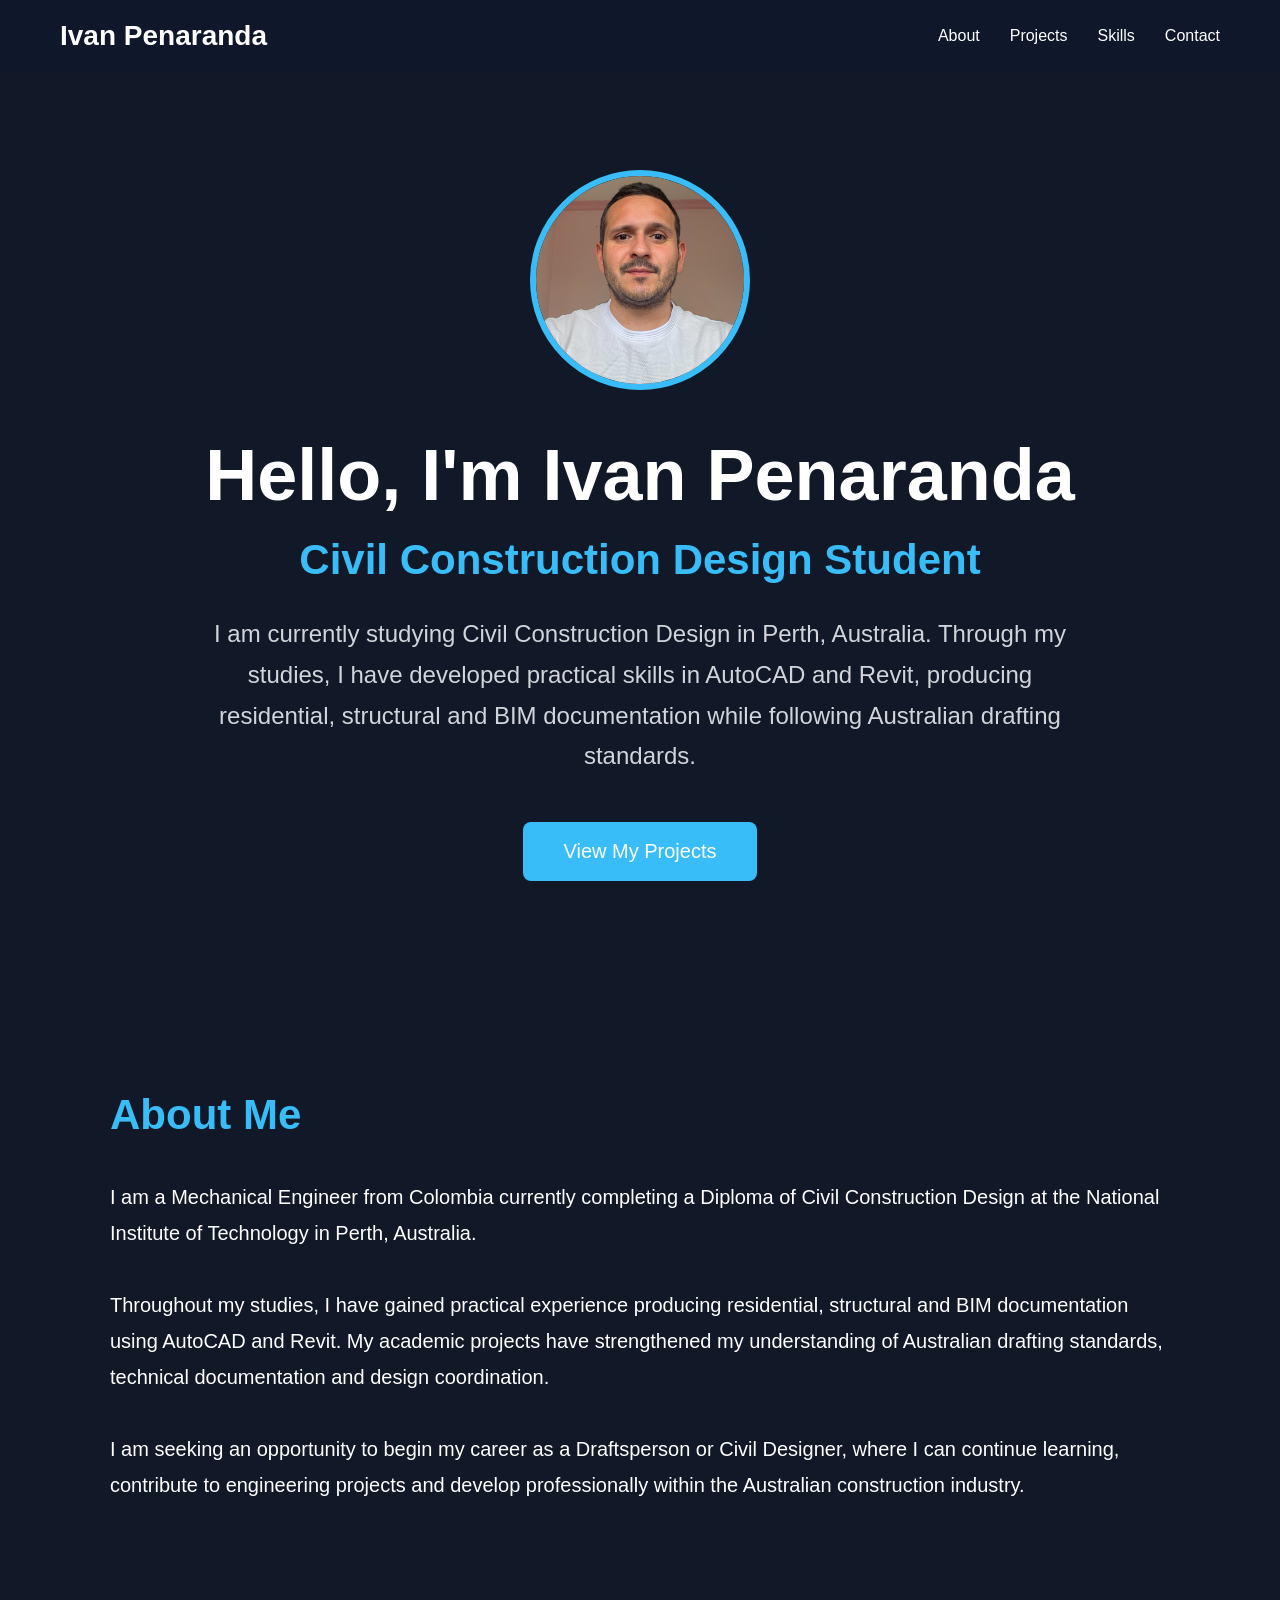
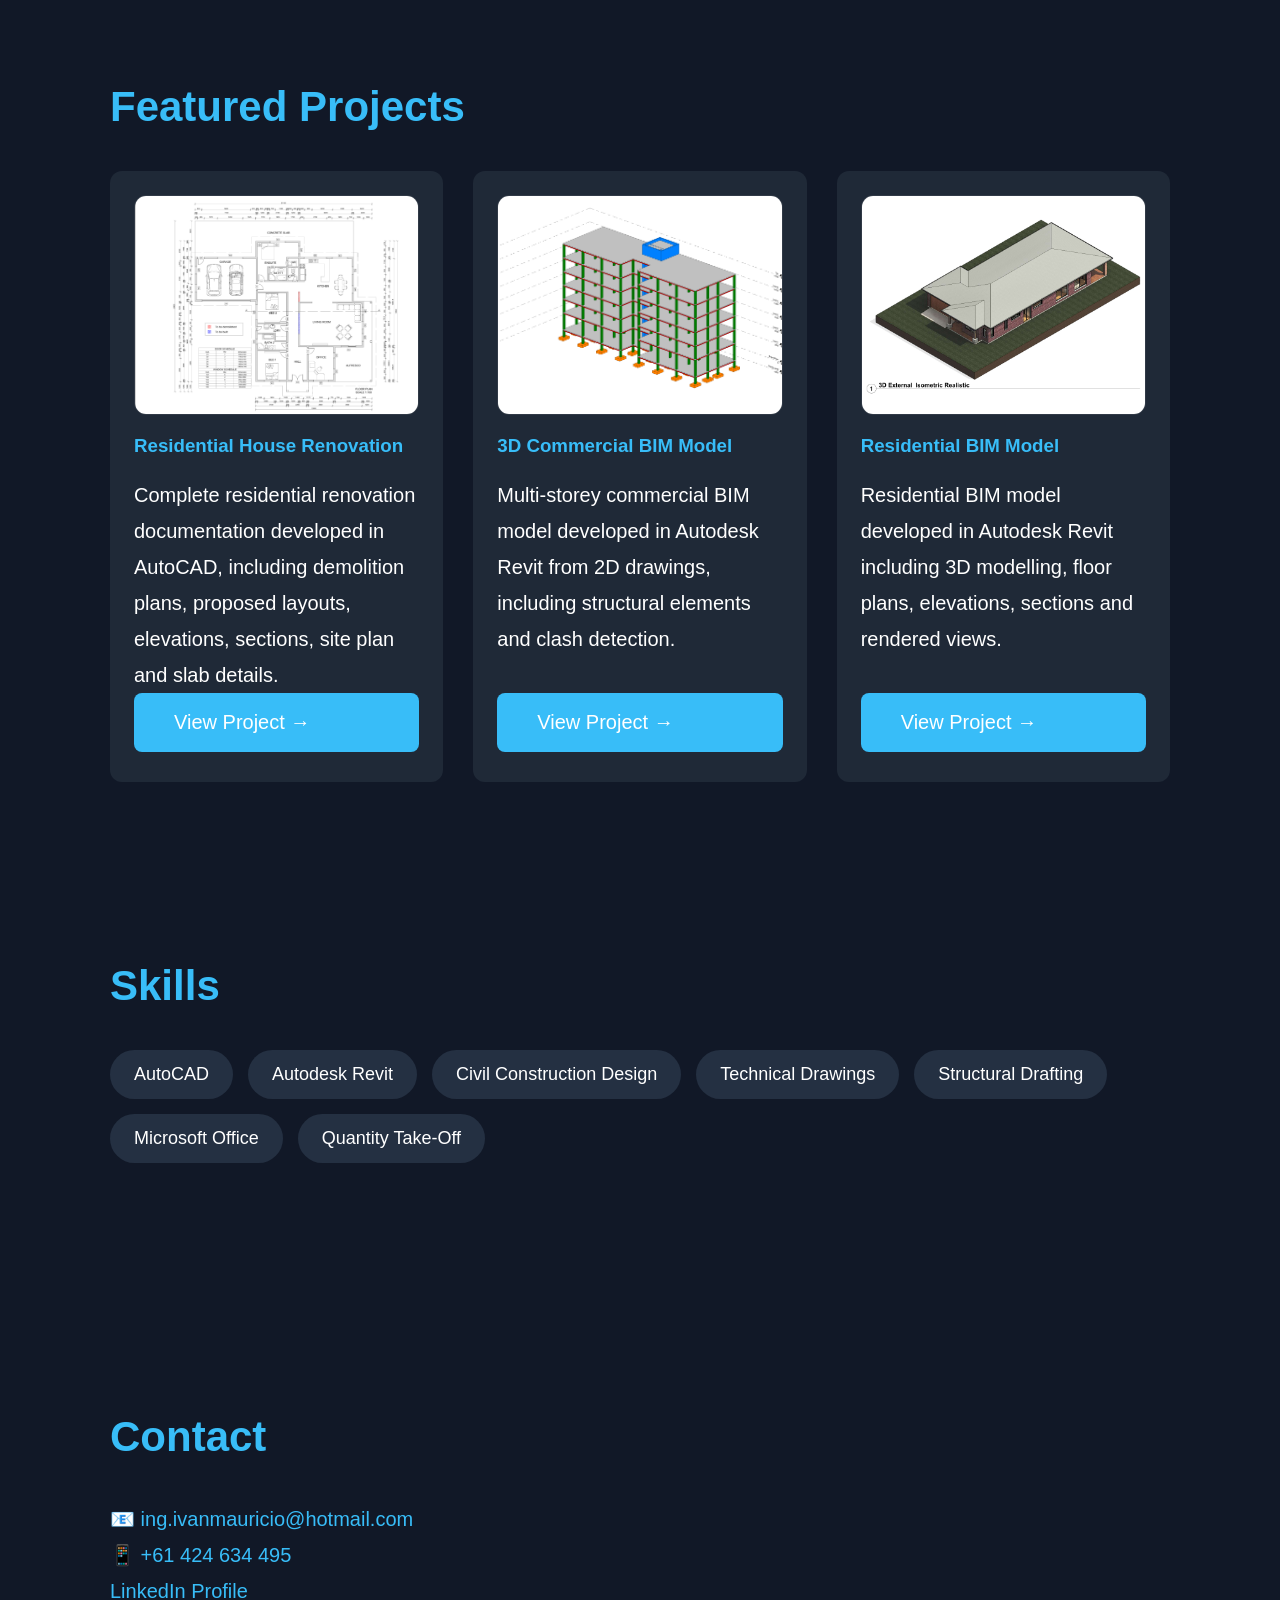
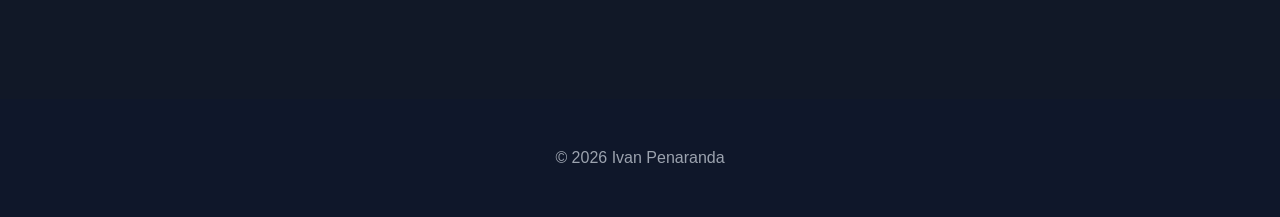
<file: index.html>
<!DOCTYPE html>
<html lang="en">

<head>
    <meta charset="UTF-8">
    <meta name="viewport" content="width=device-width, initial-scale=1.0">

    <title>Ivan Penaranda | Portfolio</title>

    <link rel="stylesheet" href="style.css">
</head>

<body>

    <header>

        <nav>

            <div class="logo">
                Ivan Penaranda
            </div>

            <ul>

                <li><a href="#about">About</a></li>

                <li><a href="#projects">Projects</a></li>

                <li><a href="#skills">Skills</a></li>

                <li><a href="#contact">Contact</a></li>

            </ul>

        </nav>

    </header>

    <section class="hero">

        <img src="images/profile.jpg" alt="Ivan Penaranda">

        <h1>Hello, I'm Ivan Penaranda</h1>

        <h2>Civil Construction Design Student</h2>

        <p>

    I am currently studying Civil Construction Design in Perth, Australia.
    Through my studies, I have developed practical skills in AutoCAD and Revit,
    producing residential, structural and BIM documentation while following
    Australian drafting standards.

        </p>

        <a href="#projects" class="button">
            View My Projects
        </a>

    </section>

    <section id="about">

        <h2>About Me</h2>

        <p>
    I am a Mechanical Engineer from Colombia currently completing a Diploma of Civil Construction Design at the National Institute of Technology in Perth, Australia.
    <br><br>

    Throughout my studies, I have gained practical experience producing residential, structural and BIM documentation using AutoCAD and Revit. My academic projects have strengthened my understanding of Australian drafting standards, technical documentation and design coordination.
    <br><br>

    I am seeking an opportunity to begin my career as a Draftsperson or Civil Designer, where I can continue learning, contribute to engineering projects and develop professionally within the Australian construction industry.
</p>

    </section>

    <section id="projects">

        <h2>Featured Projects</h2>

        <div class="cards">

            <div class="card">

                <img
        src="images/projects/house-renovation.jpg"
        alt="Residential House Renovation"
        class="project-cover"
    >

    <h3>Residential House Renovation</h3>

    <p>
        <p>
    Complete residential renovation documentation developed in AutoCAD, including
    demolition plans, proposed layouts, elevations, sections, site plan and slab details.
</p>
    </p>

    <a href="projects/residential-house-renovation/" class="button">
        View Project →
    </a>

</div>

            <div class="card">

                <img
        src="images/projects/commercial-bim.jpg"
        alt="3D Commercial BIM Model"
        class="project-cover"
    >

    <h3>3D Commercial BIM Model</h3>

    <p>
        Multi-storey commercial BIM model developed in Autodesk Revit from 2D drawings, including structural elements and clash detection.
    </p>

    <a href="projects/commercial-bim-model/" class="button">
        View Project →
    </a>

</div>

            <div class="card">

                <img
        src="images/projects/residential-bim.jpg"
        alt="3D Residential BIM Model"
        class="project-cover"
    >

    <h3>Residential BIM Model</h3>

    <p>
        Residential BIM model developed in Autodesk Revit including 3D modelling, floor plans, elevations, sections and rendered views.
    </p>

    <a href="projects/residential-bim-model/" class="button">
        View Project →
    </a>

</div>

        </div>

    </section>

    <section id="skills">

        <h2>Skills</h2>

        <div class="skills">

            <span>AutoCAD</span>

            <span>Autodesk Revit</span>

            <span>Civil Construction Design</span>

            <span>Technical Drawings</span>


            <span>Structural Drafting</span>

            <span>Microsoft Office</span>

            <span>Quantity Take-Off</span>

        </div>

    </section>

    <section id="contact">

        <h2>Contact</h2>

        <p>
📧
<a href="mailto:ing.ivanmauricio@hotmail.com">
    ing.ivanmauricio@hotmail.com
</a>
</p>

        <p>
    📱 <a href="tel:+61424634495">
        +61 424 634 495
    </a>
</p>

        <p>

            <a href="https://www.linkedin.com/in/ivan-penaranda-3855b3202/" target="_blank">

                LinkedIn Profile

            </a>

        </p>

    </section>

    <footer>

        © 2026 Ivan Penaranda

    </footer>

</body>

</html>
</file>
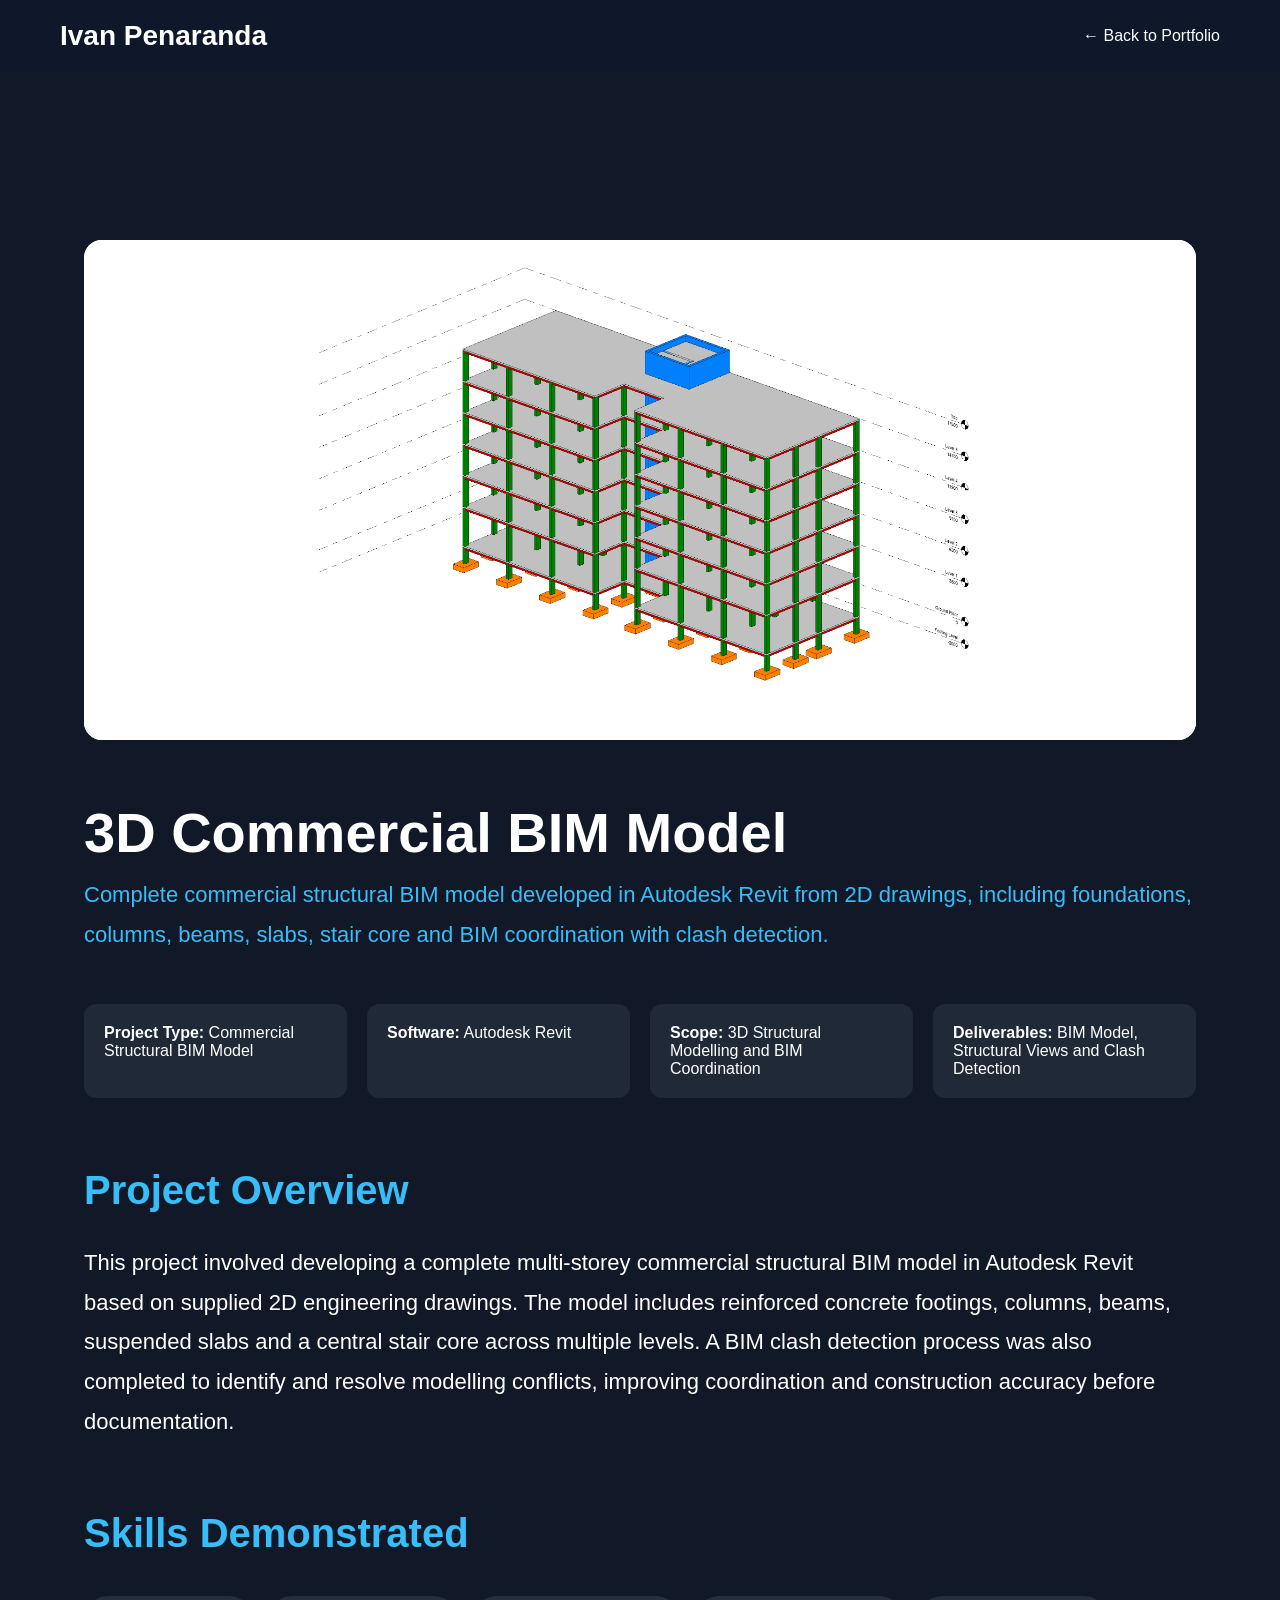
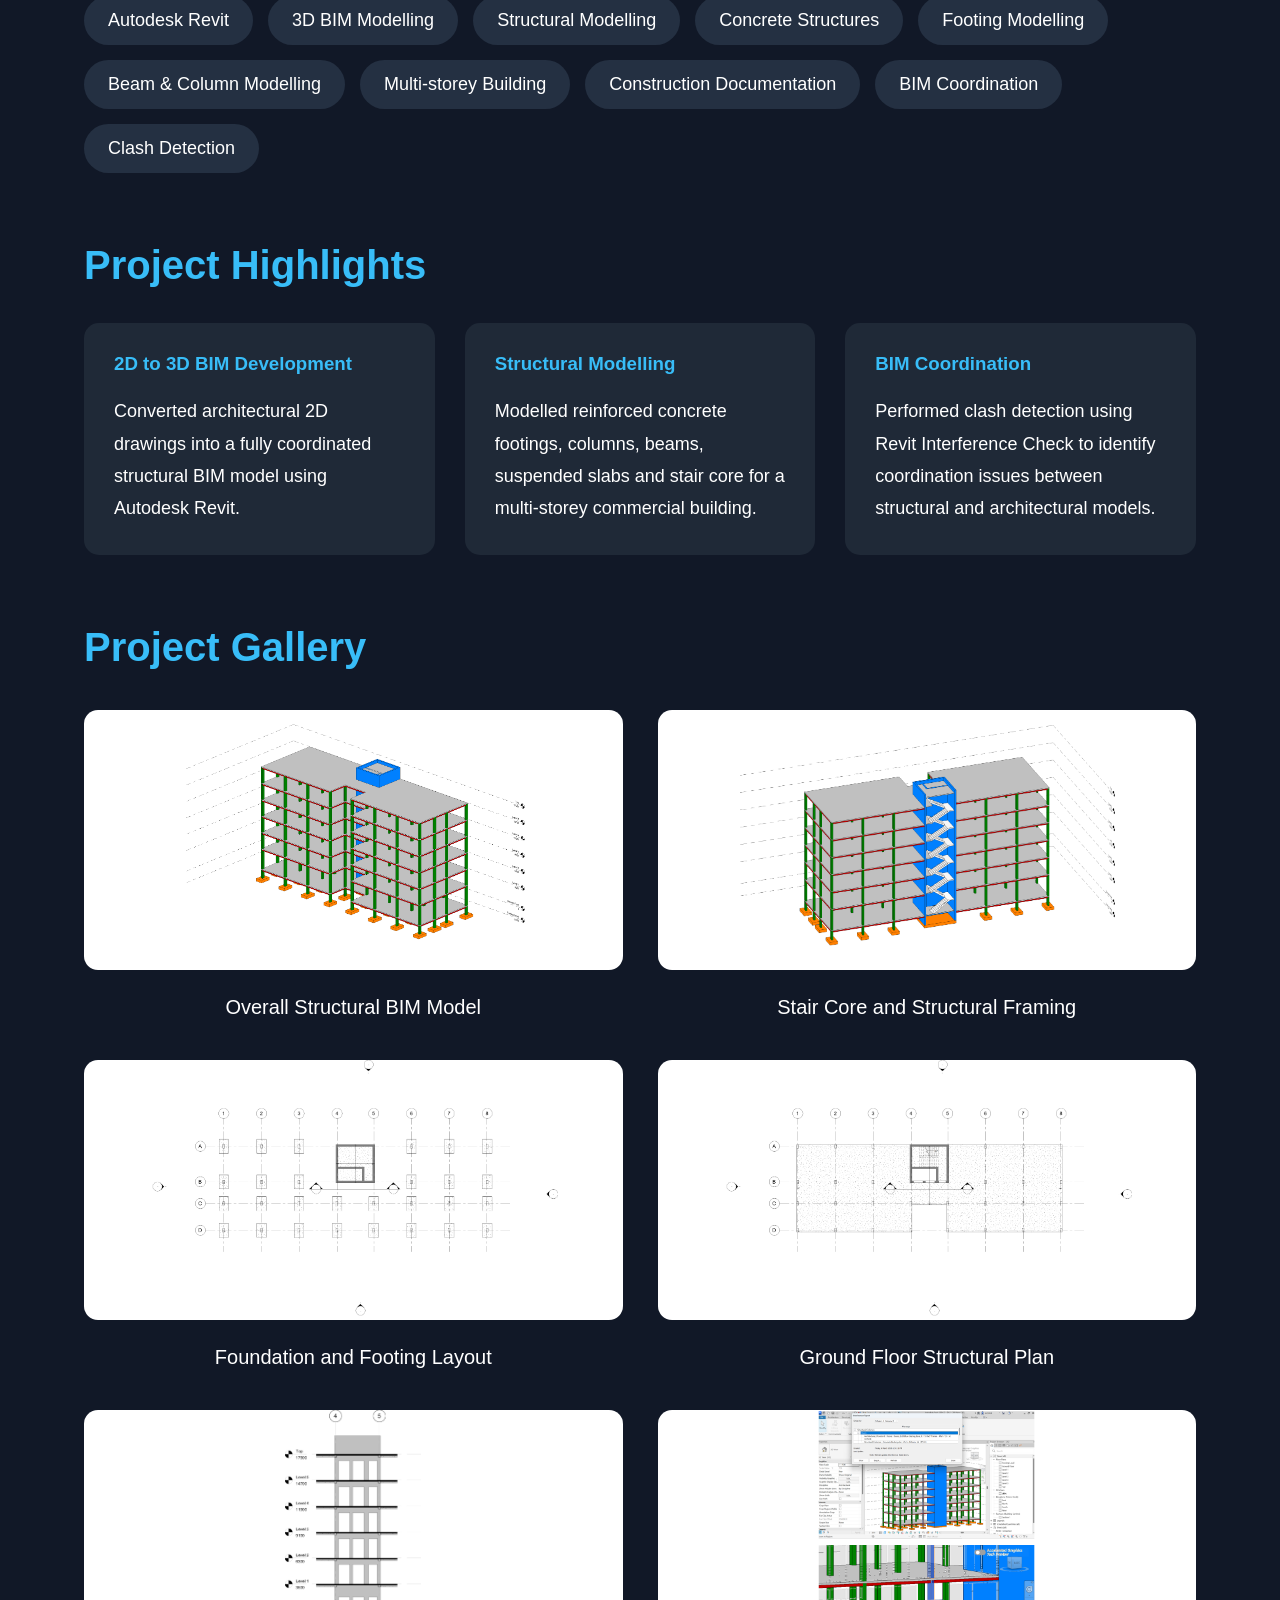
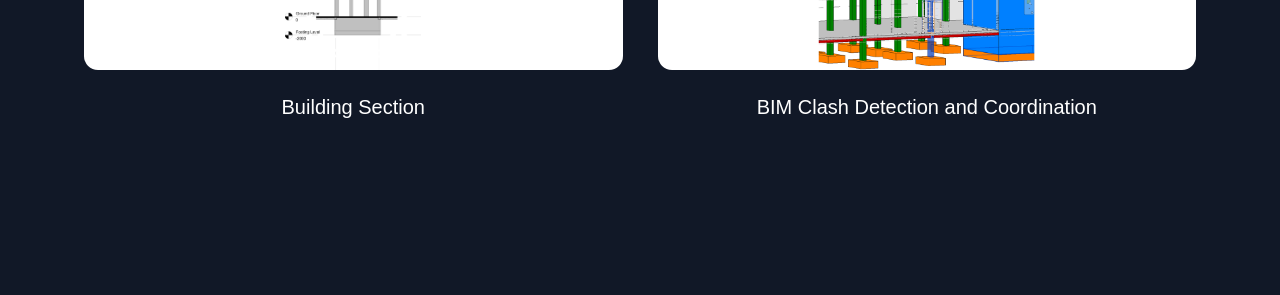
<file: projects/commercial-bim-model/index.html>
<!DOCTYPE html>
<html lang="en">
<head>
    <meta charset="UTF-8">
    <meta name="viewport" content="width=device-width, initial-scale=1.0">
    <title>3D Commercial BIM Model | Ivan Penaranda</title>
    <link rel="stylesheet" href="../../style.css">
</head>

<body>

<header>
    <nav>
        <div class="logo">Ivan Penaranda</div>
        <ul>
            <li><a href="../../index.html">← Back to Portfolio</a></li>
        </ul>
    </nav>
</header>

<section class="project-detail">

    <div class="hero-slider">

    <img src="images/commercial-1.png" class="active" alt="Commercial BIM Model">

    <img src="images/commercial-2.png" alt="Commercial BIM Model">

    <img src="images/footing.png" alt="Commercial BIM Model">

    <img src="images/ground-floor.png" alt="Commercial BIM Model">

    <img src="images/section-1.png" alt="Commercial BIM Model">

    <img src="images/clash-detection.png" alt="Commercial BIM Model">

</div>

    <h1>3D Commercial BIM Model</h1>
    <p class="project-subtitle">
        Complete commercial structural BIM model developed in Autodesk Revit from 2D drawings, including foundations, columns, beams, slabs, stair core and BIM coordination with clash detection.
    </p>

    <div class="project-info">

    <div>
        <strong>Project Type:</strong>
        Commercial Structural BIM Model
    </div>

    <div>
        <strong>Software:</strong>
        Autodesk Revit
    </div>

    <div>
        <strong>Scope:</strong>
        3D Structural Modelling and BIM Coordination
    </div>

    <div>
        <strong>Deliverables:</strong>
        BIM Model, Structural Views and Clash Detection
    </div>

</div>

    <h2>Project Overview</h2>
    <p>
This project involved developing a complete multi-storey commercial structural BIM model in Autodesk Revit based on supplied 2D engineering drawings. The model includes reinforced concrete footings, columns, beams, suspended slabs and a central stair core across multiple levels. A BIM clash detection process was also completed to identify and resolve modelling conflicts, improving coordination and construction accuracy before documentation.
</p>

    <h2>Skills Demonstrated</h2>

<div class="skills">

    <span>Autodesk Revit</span>

    <span>3D BIM Modelling</span>

    <span>Structural Modelling</span>

    <span>Concrete Structures</span>

    <span>Footing Modelling</span>

    <span>Beam & Column Modelling</span>

    <span>Multi-storey Building</span>

    <span>Construction Documentation</span>

    <span>BIM Coordination</span>

    <span>Clash Detection</span>

</div>

<h2>Project Highlights</h2>

<div class="project-highlights">

    <div class="highlight-card">

        <h3>2D to 3D BIM Development</h3>

        <p>
        Converted architectural 2D drawings into a fully coordinated
        structural BIM model using Autodesk Revit.
        </p>

    </div>

    <div class="highlight-card">

        <h3>Structural Modelling</h3>

        <p>
        Modelled reinforced concrete footings, columns, beams,
        suspended slabs and stair core for a multi-storey commercial building.
        </p>

    </div>

    <div class="highlight-card">

        <h3>BIM Coordination</h3>

        <p>
        Performed clash detection using Revit Interference Check to
        identify coordination issues between structural and architectural models.
        </p>

    </div>

</div>

    <h2>Project Gallery</h2>

    <div class="gallery">

    <a href="images/commercial-1.png" target="_blank">
        <img src="images/commercial-1.png" alt="Overall commercial BIM model">
        <p>Overall Structural BIM Model</p>
    </a>

    <a href="images/commercial-2.png" target="_blank">
        <img src="images/commercial-2.png" alt="Commercial BIM stair core">
        <p>Stair Core and Structural Framing</p>
    </a>

    <a href="images/footing.png" target="_blank">
        <img src="images/footing.png" alt="Commercial building footing layout">
        <p>Foundation and Footing Layout</p>
    </a>

    <a href="images/ground-floor.png" target="_blank">
        <img src="images/ground-floor.png" alt="Commercial building ground floor">
        <p>Ground Floor Structural Plan</p>
    </a>

    <a href="images/section-1.png" target="_blank">
        <img src="images/section-1.png" alt="Commercial building structural section">
        <p>Building Section</p>
    </a>

    <a href="images/clash-detection.png" target="_blank">
        <img src="images/clash-detection.png" alt="BIM clash detection review">
        <p>BIM Clash Detection and Coordination</p>
    </a>

</div>

</div>


</section>

<script>
const slides = document.querySelectorAll(".hero-slider img");

let current = 0;

setInterval(() => {
    slides[current].classList.remove("active");
    current = (current + 1) % slides.length;
    slides[current].classList.add("active");
}, 3000);
</script>

</body>
</html>
</file>
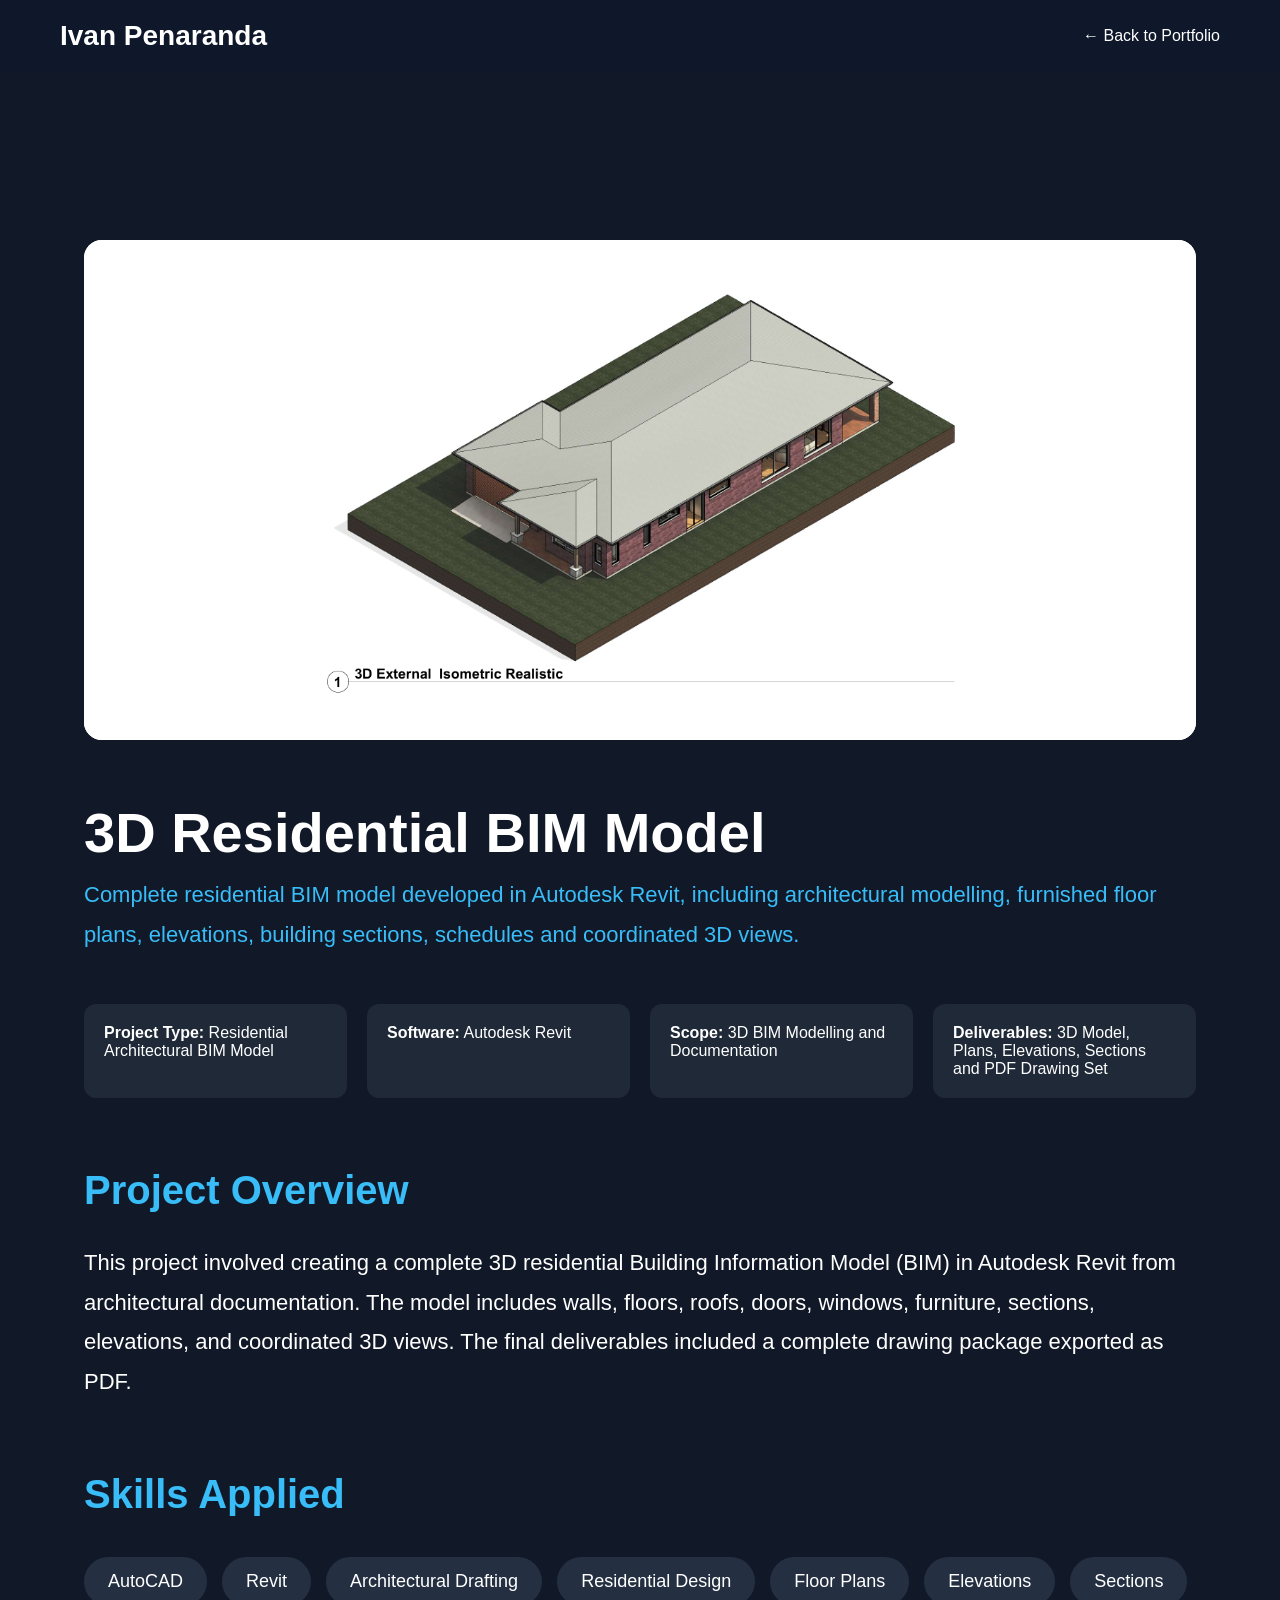
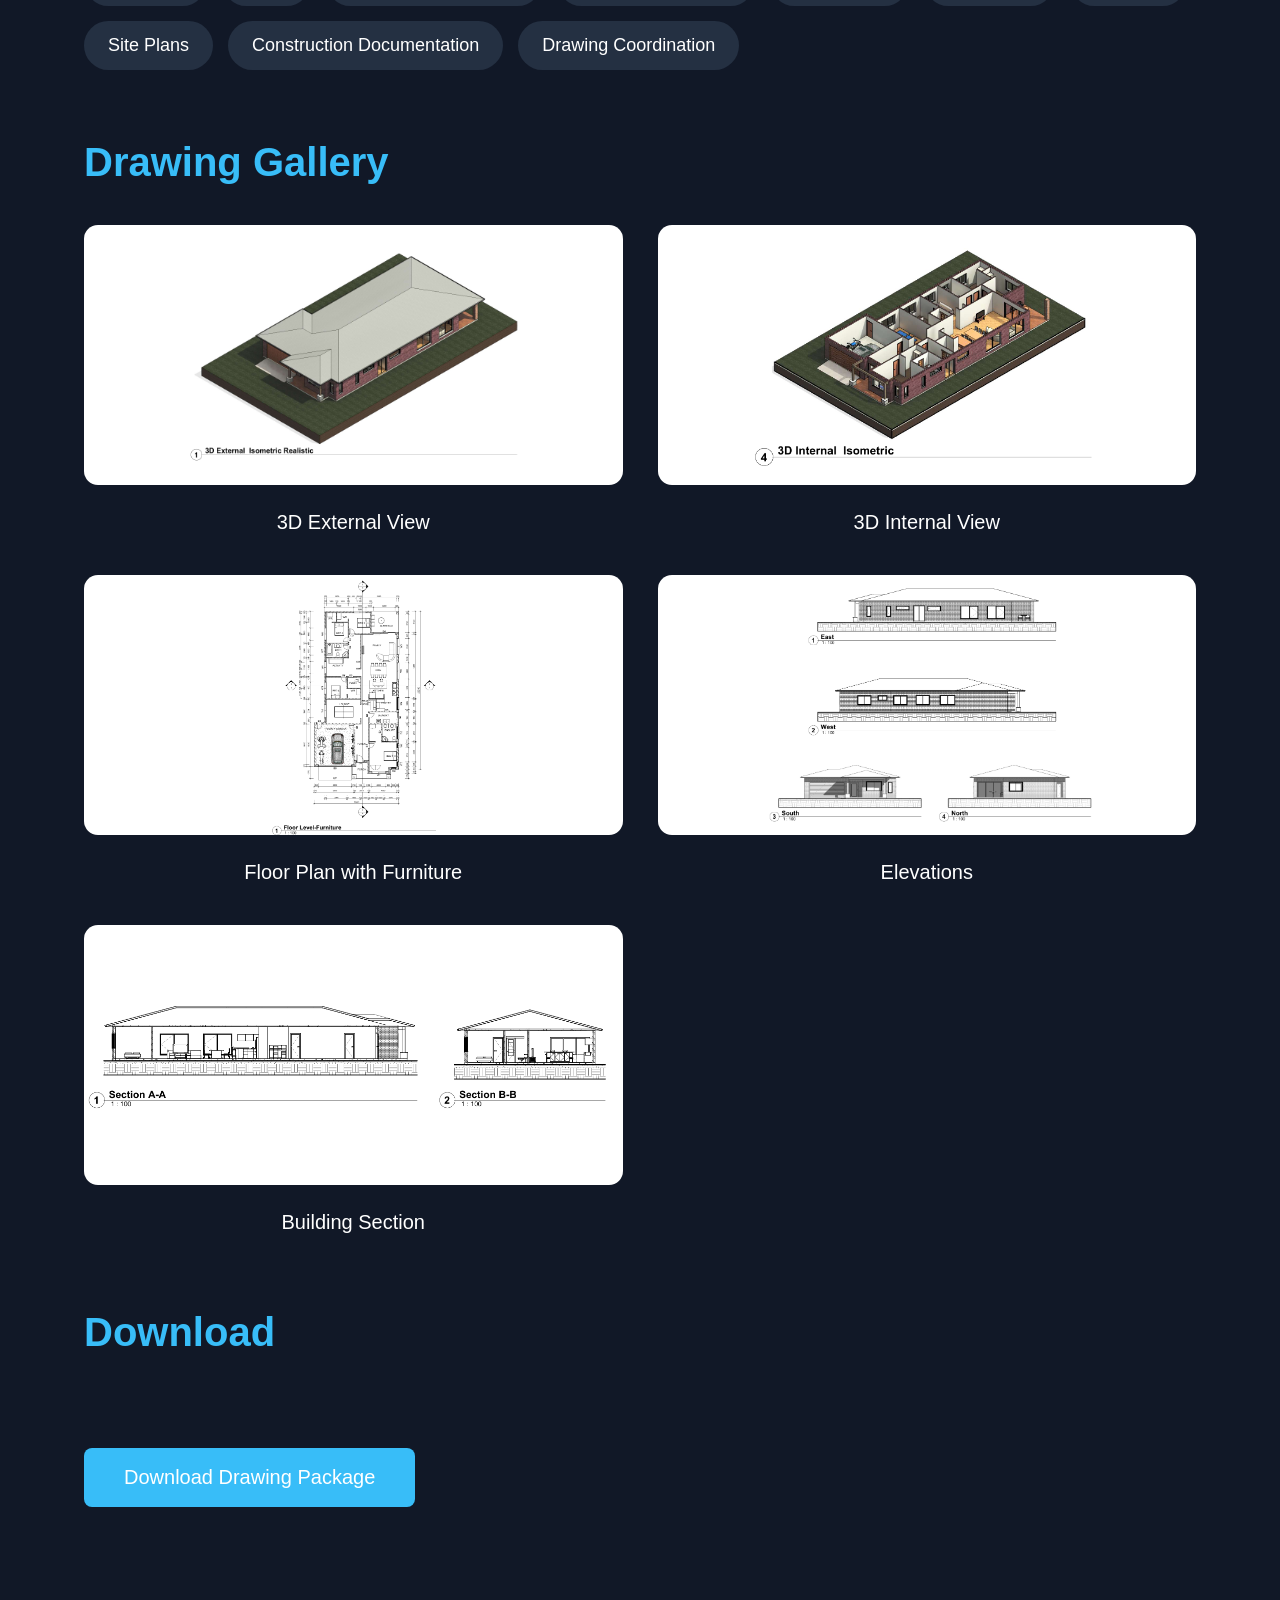
<file: projects/residential-bim-model/index.html>
<!DOCTYPE html>
<html lang="en">
<head>
    <meta charset="UTF-8">
    <meta name="viewport" content="width=device-width, initial-scale=1.0">
    <title>Residential BIM Model | Ivan Penaranda</title>
    <link rel="stylesheet" href="../../style.css">
</head>

<body>

<header>
    <nav>
        <div class="logo">Ivan Penaranda</div>
        <ul>
            <li><a href="../../index.html">← Back to Portfolio</a></li>
        </ul>
    </nav>
</header>

<section class="project-detail">

    <div class="hero-slider">

    <img src="images/3d-external-isometric.png" class="active">

    <img src="images/3d-internal-isometric.png">

    <img src="images/cross-section.png">

</div>

    <h1>3D Residential BIM Model</h1>
    <p class="project-subtitle">
    Complete residential BIM model developed in Autodesk Revit, including architectural modelling, furnished floor plans, elevations, building sections, schedules and coordinated 3D views.
</p>

    <div class="project-info">

    <div>
        <strong>Project Type:</strong>
        Residential Architectural BIM Model
    </div>

    <div>
        <strong>Software:</strong>
        Autodesk Revit
    </div>

    <div>
        <strong>Scope:</strong>
        3D BIM Modelling and Documentation
    </div>

    <div>
        <strong>Deliverables:</strong>
        3D Model, Plans, Elevations, Sections and PDF Drawing Set
    </div>

</div>

    <h2>Project Overview</h2>
    <p>
This project involved creating a complete 3D residential Building Information Model (BIM) in Autodesk Revit from architectural documentation. The model includes walls, floors, roofs, doors, windows, furniture, sections, elevations, and coordinated 3D views. The final deliverables included a complete drawing package exported as PDF.
</p>

    <h2>Skills Applied</h2>

<div class="skills">

    <span>AutoCAD</span>

    <span>Revit</span>

    <span>Architectural Drafting</span>

    <span>Residential Design</span>

    <span>Floor Plans</span>

    <span>Elevations</span>

    <span>Sections</span>

    <span>Site Plans</span>

    <span>Construction Documentation</span>

    <span>Drawing Coordination</span>

</div>

    <h2>Drawing Gallery</h2>

    <div class="gallery">

    <a href="images/3d-external-isometric.png" target="_blank">
        <img src="images/3d-external-isometric.png" alt="3D External View">
        <p>3D External View</p>
    </a>

    <a href="images/3d-internal-isometric.png" target="_blank">
        <img src="images/3d-internal-isometric.png" alt="3D Internal View">
        <p>3D Internal View</p>
    </a>

    <a href="images/Floor-level-furniture.png" target="_blank">
        <img src="images/Floor-level-furniture.png" alt="Floor Plan">
        <p>Floor Plan with Furniture</p>
    </a>

    <a href="images/Views.png" target="_blank">
        <img src="images/Views.png" alt="Elevations">
        <p>Elevations</p>
    </a>

    <a href="images/cross-section.png" target="_blank">
        <img src="images/cross-section.png" alt="Building Section">
        <p>Building Section</p>
    </a>

</div>

    <h2>Download</h2>

    <br>

<a href="drawings/Residential-BIM-Model.pdf"
   download
   class="button">
    Download Drawing Package
</a>

</section>

<script>
const slides = document.querySelectorAll(".hero-slider img");

let current = 0;

setInterval(() => {
    slides[current].classList.remove("active");
    current = (current + 1) % slides.length;
    slides[current].classList.add("active");
}, 3000);
</script>

</body>
</html>
</file>
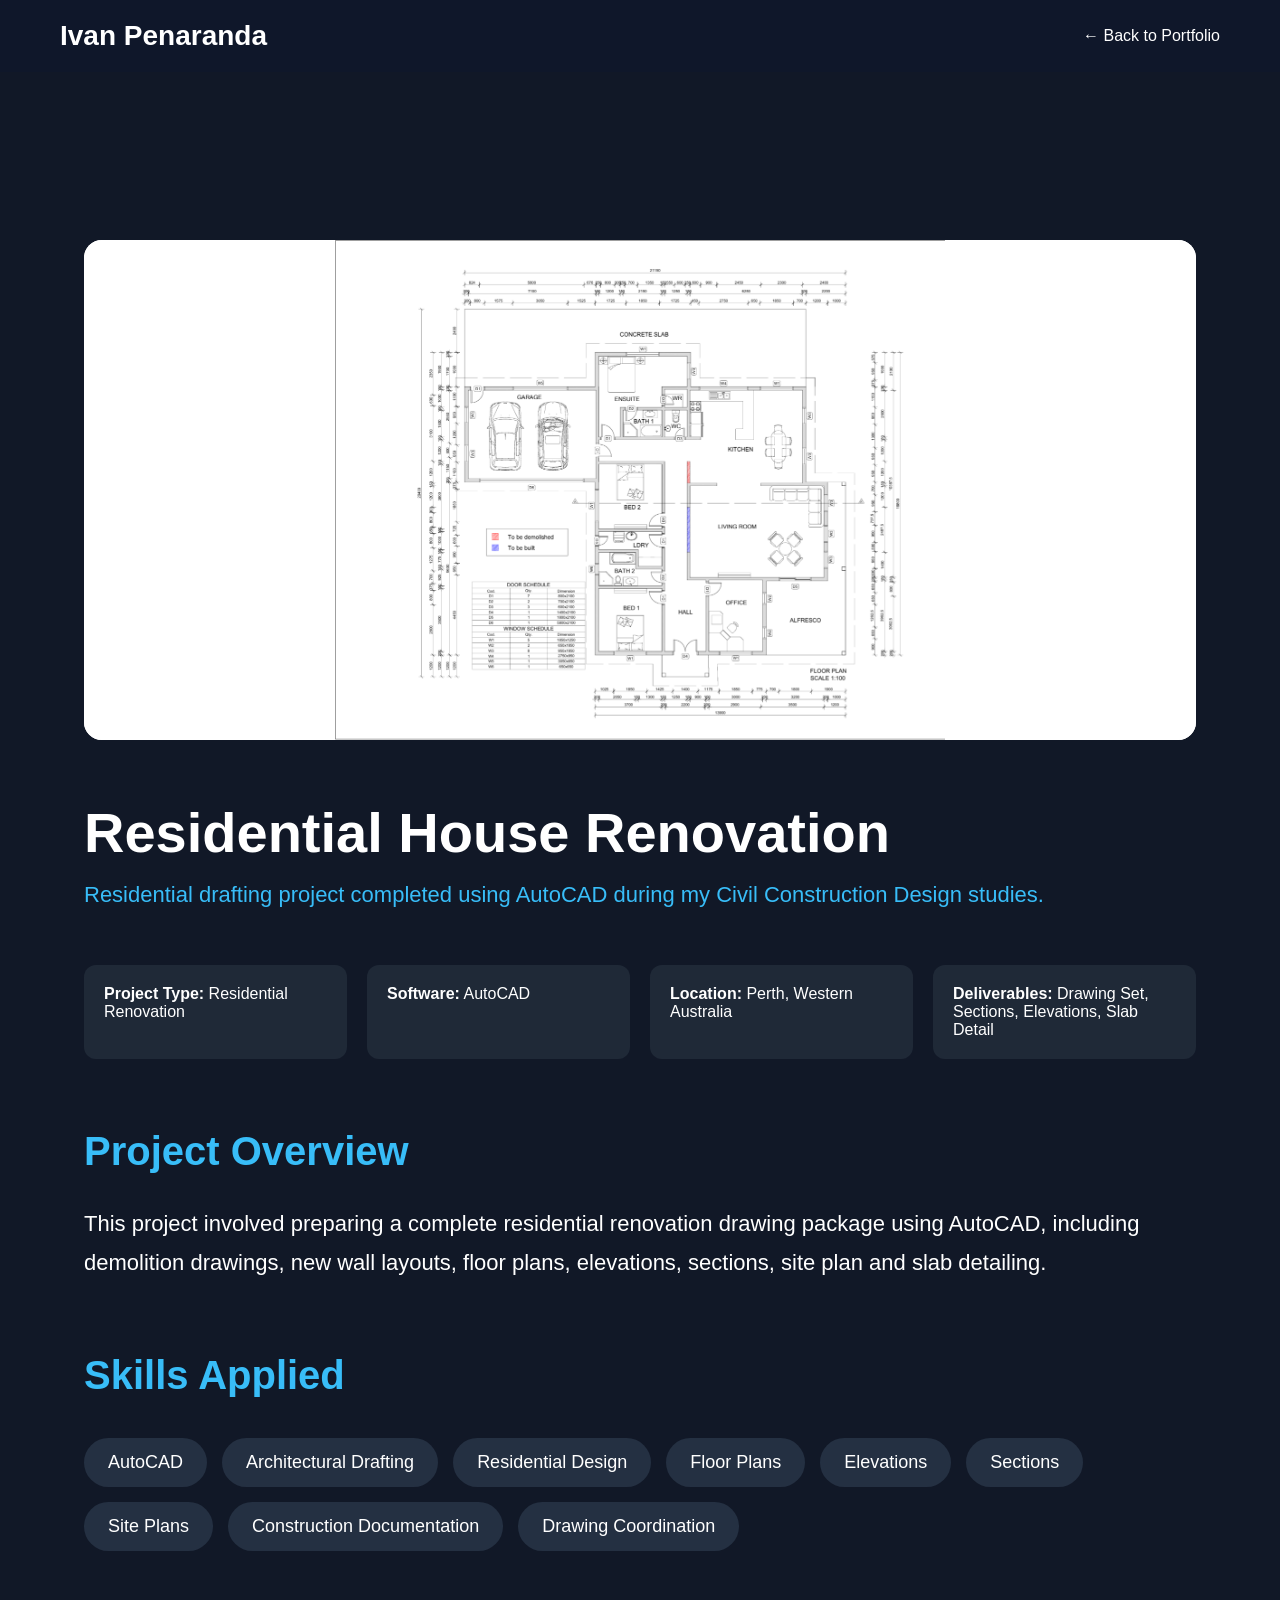
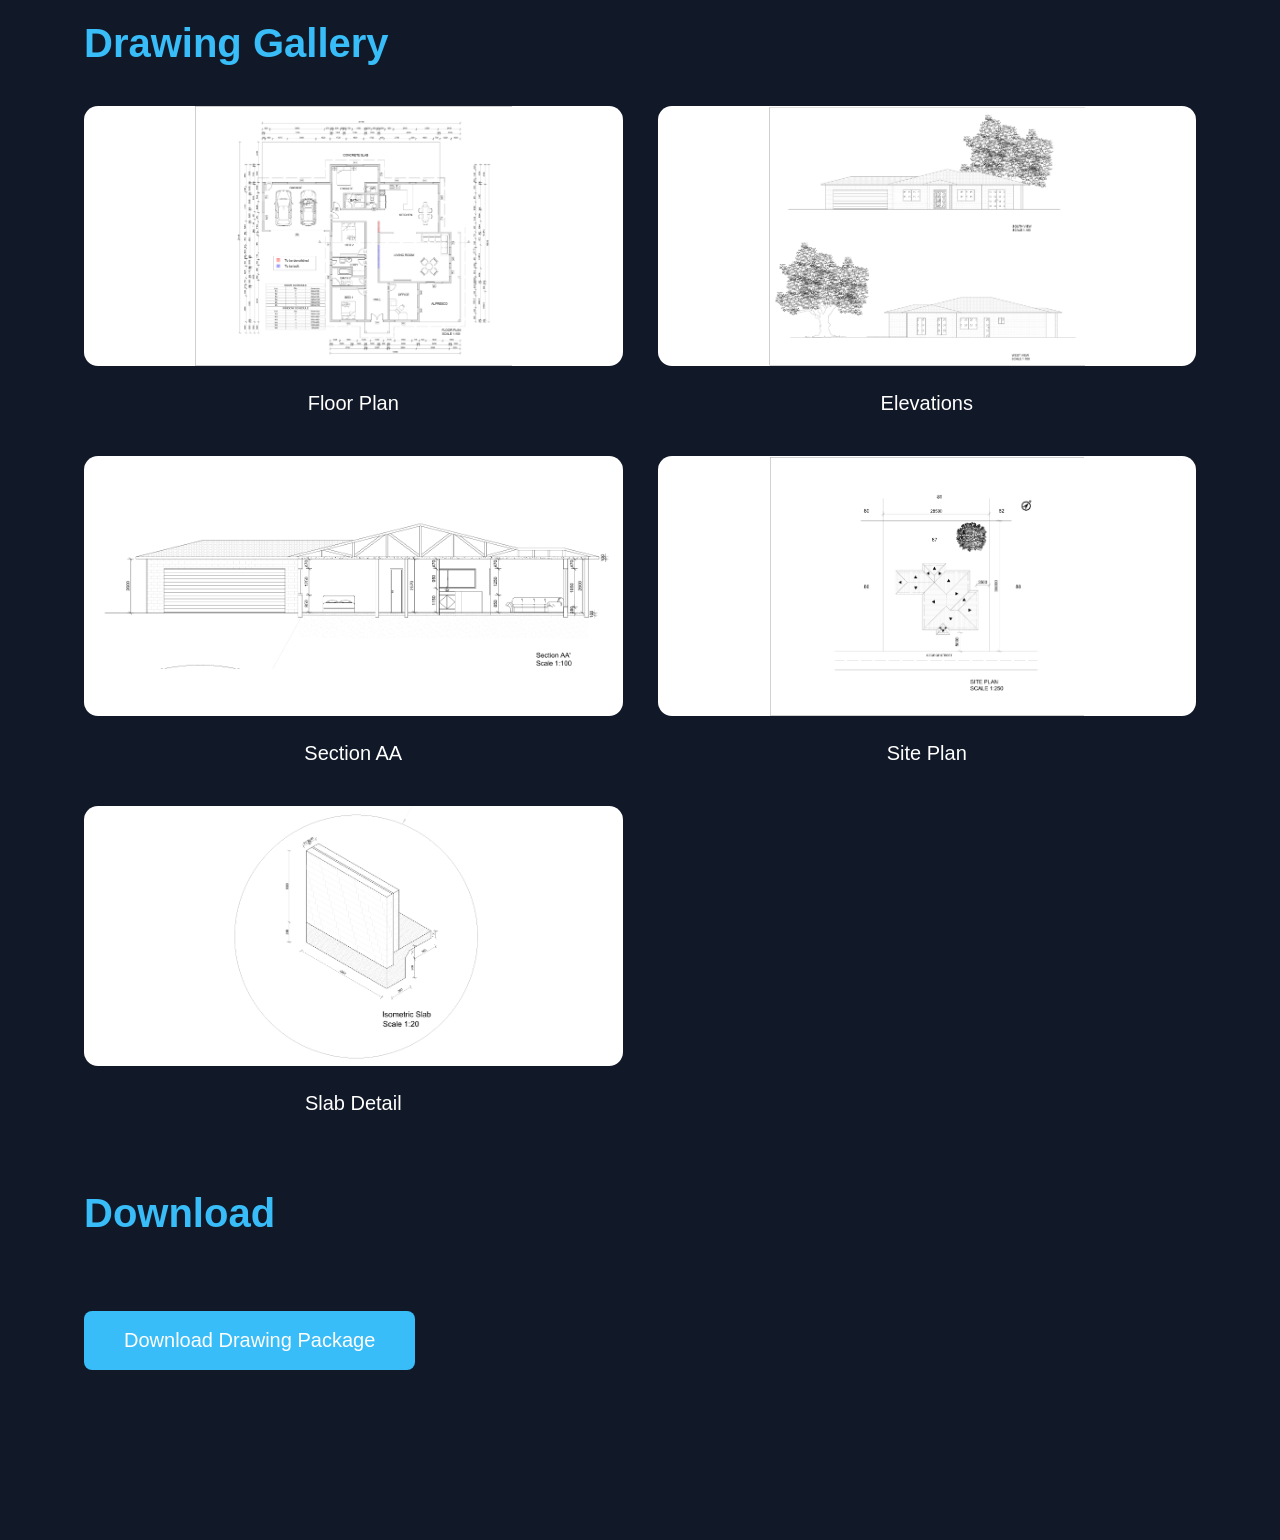
<file: projects/residential-house-renovation/index.html>
<!DOCTYPE html>
<html lang="en">
<head>
    <meta charset="UTF-8">
    <meta name="viewport" content="width=device-width, initial-scale=1.0">
    <title>Residential House Renovation | Ivan Penaranda</title>
    <link rel="stylesheet" href="../../style.css">
</head>

<body>

<header>
    <nav>
        <div class="logo">Ivan Penaranda</div>
        <ul>
            <li><a href="../../index.html">← Back to Portfolio</a></li>
        </ul>
    </nav>
</header>

<section class="project-detail">

    <div class="hero-slider">

    <img src="images/floor-plan.png" class="active">

    <img src="images/elevations.png">

    <img src="images/section-aa.png">

    <img src="images/site-plan.png">

</div>

    <h1>Residential House Renovation</h1>
    <p class="project-subtitle">
        Residential drafting project completed using AutoCAD during my Civil Construction Design studies.
    </p>

    <div class="project-info">
        <div><strong>Project Type:</strong> Residential Renovation</div>
        <div><strong>Software:</strong> AutoCAD</div>
        <div><strong>Location:</strong> Perth, Western Australia</div>
        <div><strong>Deliverables:</strong> Drawing Set, Sections, Elevations, Slab Detail</div>
    </div>

    <h2>Project Overview</h2>
    <p>
        This project involved preparing a complete residential renovation drawing package using AutoCAD, including demolition drawings, new wall layouts, floor plans, elevations, sections, site plan and slab detailing.
    </p>

    <h2>Skills Applied</h2>

<div class="skills">

    <span>AutoCAD</span>


    <span>Architectural Drafting</span>

    <span>Residential Design</span>

    <span>Floor Plans</span>

    <span>Elevations</span>

    <span>Sections</span>

    <span>Site Plans</span>

    <span>Construction Documentation</span>

    <span>Drawing Coordination</span>

</div>

    <h2>Drawing Gallery</h2>

    <div class="gallery">

        <a href="images/floor-plan.png" target="_blank">
            <img src="images/floor-plan.png" alt="Floor Plan">
            <p>Floor Plan</p>
        </a>

        <a href="images/elevations.png" target="_blank">
            <img src="images/elevations.png" alt="Elevations">
            <p>Elevations</p>
        </a>

        <a href="images/section-aa.png" target="_blank">
            <img src="images/section-aa.png" alt="Section AA">
            <p>Section AA</p>
        </a>

        <a href="images/site-plan.png" target="_blank">
            <img src="images/site-plan.png" alt="Site Plan">
            <p>Site Plan</p>
        </a>

        <a href="images/slab-detail.png" target="_blank">
            <img src="images/slab-detail.png" alt="Slab Detail">
            <p>Slab Detail</p>
        </a>

    </div>

    <h2>Download</h2>

    <a class="button" href="drawings/Residential House Renovation Drawing Set.pdf" target="_blank">
        Download Drawing Package
    </a>

</section>

<script>
const slides = document.querySelectorAll(".hero-slider img");

let current = 0;

setInterval(() => {
    slides[current].classList.remove("active");
    current = (current + 1) % slides.length;
    slides[current].classList.add("active");
}, 3000);
</script>

</body>
</html>
</file>
<file: style.css>
*{
    margin:0;
    padding:0;
    box-sizing:border-box;
}

html{
    scroll-behavior:smooth;
}

body{

    font-family:Arial, Helvetica, sans-serif;
    background:#111827;
    color:white;

}

header{

    background:#0f172a;
    position:fixed;
    width:100%;
    top:0;
    z-index:1000;

}

nav{

    max-width:1200px;
    margin:auto;

    display:flex;

    justify-content:space-between;

    align-items:center;

    padding:20px;

}

.logo{

    font-size:28px;
    font-weight:bold;

}

nav ul{

    display:flex;
    list-style:none;

}

nav li{

    margin-left:30px;

}

nav a{

    color:white;
    text-decoration:none;
    transition:.3s;

}

nav a:hover{

    color:#38bdf8;

}

.hero{

    max-width:1100px;

    margin:auto;

    padding:170px 20px 120px;

    text-align:center;

}

.hero img{

    width:220px;

    height:220px;

    border-radius:50%;

    object-fit:cover;

    border:6px solid #38bdf8;

    margin-bottom:40px;

}

.hero h1{

    font-size:72px;

    margin-bottom:20px;

}

.hero h2{

    color:#38bdf8;

    font-size:42px;

    margin-bottom:30px;

}

.hero p{

    font-size:24px;

    color:#d1d5db;

    max-width:900px;

    margin:auto;

    line-height:1.7;

}

.button{

    display:inline-block;

    margin-top:45px;

    padding:18px 40px;

    background:#38bdf8;

    color:white;

    border-radius:8px;

    text-decoration:none;

    font-size:20px;

}

section{

    max-width:1100px;

    margin:auto;

    padding:90px 20px;

}

section h2{

    font-size:42px;

    margin-bottom:40px;

    color:#38bdf8;

}

section p{

    font-size:20px;

    line-height:1.8;

}

.cards{

    display:grid;

    grid-template-columns:repeat(auto-fit,minmax(300px,1fr));

    gap:30px;

}

.card{

    background:#1f2937;

    padding: 24px 24px 30px;

    border-radius:12px;

}

.card h3{

    margin-bottom:20px;

    color:#38bdf8;

}

.skills{

    display:flex;

    flex-wrap:wrap;

    gap:15px;

}

.skills span{

    background:#38bdf8;

    padding:15px 25px;

    border-radius:40px;

    font-size:18px;

}

#contact a{

    color:#38bdf8;

    text-decoration:none;

}

footer{

    padding:50px;

    text-align:center;

    background:#0f172a;

    color:#9ca3af;

}

/* ===========================
   PROJECT DETAIL PAGE
=========================== */

.project-detail{
    width:90%;
    max-width:1200px;
    margin:120px auto 80px;
}

.project-detail h1{
    font-size:56px;
    color:white;
    margin-bottom:10px;
}

.project-subtitle{
    font-size:24px;
    color:#38bdf8;
    margin-bottom:50px;
}

.project-info{
    display:grid;
    grid-template-columns:repeat(auto-fit,minmax(250px,1fr));
    gap:20px;
    margin-bottom:60px;
}

.project-info div{
    background:#1f2937;
    padding:20px;
    border-radius:12px;
}

.project-detail h2{
    margin-top:70px;
    margin-bottom:30px;
    color:#38bdf8;
    font-size:40px;
}

.project-detail p{
    font-size:22px;
    line-height:1.8;
}

.gallery{
    display:grid;
    grid-template-columns:repeat(auto-fit,minmax(350px,1fr));
    gap:35px;
    margin-top:40px;
}

.gallery a{
    text-decoration:none;
    color:white;
    text-align:center;
}

.gallery img{
    width:100%;
    height:260px;
    object-fit:contain;
    background:white;
    border-radius:14px;
    transition:.3s;
}

.gallery img:hover{
    transform:scale(1.03);
}

.gallery p{
    text-align:center;
    margin-top:15px;
    font-size:20px;
    color:white;
}

.hero-slider{
    width:100%;
    max-width:1400px;
    height:500px;
    position:relative;
    overflow:hidden;
    border-radius:18px;
    margin:30px auto 60px;
    background:#ffffff;
}

.hero-slider img{
    position:absolute;
    inset:0;
    width:100%;
    height:100%;
    object-fit:contain;
    object-position:center;
    background:#ffffff;
    opacity:0;
    transition:opacity 1s ease;
}

.hero-slider img.active{

    opacity:1;

}

.skills{
    display:flex;
    flex-wrap:wrap;
    gap:15px;
    margin:40px 0 70px;
}

.skills span{
    background:#243042;
    color:white;
    padding:14px 24px;
    border-radius:40px;
    font-size:18px;
    transition:.3s;
}

.skills span:hover{
    background:#38bdf8;
    transform:translateY(-4px);
}

/*==========================
PROJECT HIGHLIGHTS
===========================*/

.project-highlights{

    display:grid;

    grid-template-columns:repeat(auto-fit,minmax(320px,1fr));

    gap:30px;

    margin-top:35px;

    margin-bottom:70px;

}

.highlight-card{

    background:#1f2937;

    border-radius:15px;

    padding:30px;

    transition:.35s;

}

.highlight-card:hover{

    transform:translateY(-8px);

    box-shadow:0 15px 40px rgba(0,0,0,.35);

}

.highlight-card h3{

    color:#38bdf8;

    margin-bottom:20px;

}

.highlight-card p{

    font-size:18px;

    line-height:1.8;

}

/* ===========================
   Project Card Images
=========================== */

.project-cover{
    width:100%;
    height:220px;
    object-fit:cover;
    display:block;
    border-radius:12px;
    margin-bottom:20px;
    transition:0.35s;
    border: 1px solid rgba(255,255,255,0.08);
}

.card{
    overflow:hidden;
}

.card:hover .project-cover{
    transform:scale(1.05);
}

.cards{
    align-items:stretch;
}

.card{
    display:flex;
    flex-direction:column;
}

.card .button{
    margin-top:auto;
}

.download-btn{
    display:inline-block;
    margin-top:30px;
    padding:18px 40px;
    background:#38bdf8;
    color:white;
    text-decoration:none;
    border-radius:12px;
    font-size:22px;
    font-weight:bold;
    transition:0.3s;
}

.download-btn:hover{
    background:#0ea5e9;
    transform:translateY(-3px);
}

@media (max-width: 900px){
    .hero-slider{
        height:360px;
    }
}

@media (max-width: 600px){
    .hero-slider{
        height:260px;
    }
}
</file>
